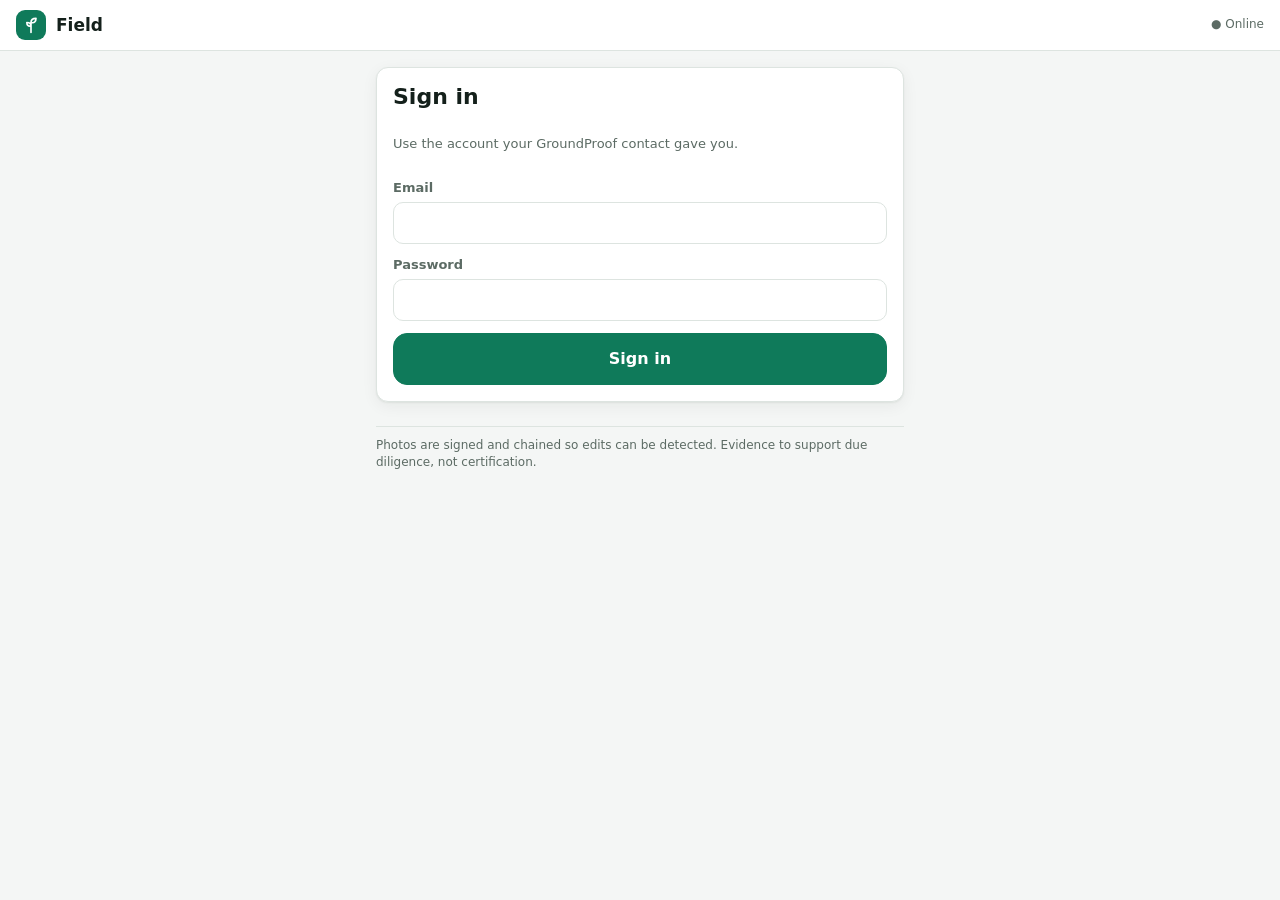
<file: field-app/index.html>
<!doctype html>
<html lang="en"><head><meta charset="utf-8"><meta name="viewport" content="width=device-width,initial-scale=1,viewport-fit=cover">
<meta name="theme-color" content="#0f7a5a"><meta name="color-scheme" content="light dark">
<link rel="manifest" href="manifest.webmanifest"><link rel="stylesheet" href="/ui/ui.css"><title>GroundProof Field</title>
<style>body{padding-bottom:env(safe-area-inset-bottom)}.wrap{max-width:560px;margin:0 auto;padding:16px}.topbar{position:sticky;top:0;z-index:5}
.net{font-size:12px}.net.off{color:var(--warn)}.step{display:flex;gap:12px;align-items:flex-start}.num{width:28px;height:28px;border-radius:50%;background:var(--brand-soft);color:var(--brand);display:grid;place-items:center;font-weight:700;flex:none}
.num.done{background:var(--brand);color:var(--on-brand)}.gps-good{color:var(--ok)}.gps-mid{color:var(--warn)}.gps-bad{color:var(--bad)}#preview{width:100%;max-height:220px;object-fit:cover;border-radius:10px}
.item{display:block;width:100%;text-align:left;background:var(--surface);border:1px solid var(--line);border-radius:14px;padding:14px;font:inherit;color:inherit;cursor:pointer}.item:active{background:var(--surface-2)}</style></head><body>
<header class="topbar"><div class="brand"><div class="logo" aria-hidden="true"><svg width="20" height="20" viewBox="0 0 24 24" fill="none" stroke="currentColor" stroke-width="2" stroke-linecap="round" stroke-linejoin="round"><path d="M12 21V9M12 9c0-3 2-5 6-5 0 4-2 6-6 5M12 13c0-2-1.5-4-5-4 0 3 1.5 5 5 4"/></svg></div>Field</div>
<span class="grow"></span><span id="net" class="net muted">●</span><button class="btn sm" id="out" hidden>Sign out</button></header>
<div class="wrap stack">
 <form id="login" class="card stack" hidden><h1>Sign in</h1><p class="muted small">Use the account your GroundProof contact gave you.</p>
  <div><label for="em">Email</label><input id="em" type="email" autocomplete="username" required></div><div><label for="pw">Password</label><input id="pw" type="password" autocomplete="current-password" required></div>
  <button class="btn primary lg" id="go">Sign in</button></form>
 <section id="list" hidden class="stack"><div class="row between"><h1>Your plots</h1></div><div id="plots" class="stack"></div></section>
 <section id="plot" hidden class="stack">
  <button class="btn sm" id="back" style="align-self:flex-start">← All plots</button><h1 id="pname"></h1><div id="pmeta" class="muted small"></div>
  <div class="card step"><div class="num" id="n1">1</div><div class="grow stack"><b>Wait for a good GPS fix</b><div id="gps" class="small muted">Looking for your location…</div></div></div>
  <div class="card step"><div class="num" id="n2">2</div><div class="grow stack"><b>Take a photo</b><input id="photo" type="file" accept="image/*" capture="environment" aria-label="Take photo"><img id="preview" alt="Photo preview" hidden></div></div>
  <div class="card step"><div class="num" id="n3">3</div><div class="grow stack"><b>Walk the boundary <span class="muted small">(optional)</span></b><div class="small muted">Tap start, walk around the plot edge, tap stop.</div><button class="btn" id="walk">Start walking</button><div id="walkinfo" class="small muted"></div></div></div>
  <button class="btn primary lg" id="send" disabled>Save evidence</button><p class="small muted" id="hint">Needs a GPS fix and a photo.</p></section>
 <section id="queue" hidden class="card stack"><div class="row between"><b>Waiting to upload <span id="qn" class="chip plain">0</span></b><button class="btn sm" id="sync">Sync now</button></div><div class="small muted" id="qmsg">Captures are saved on this phone first, so nothing is lost without signal.</div></section>
 <p class="disclaimer">Photos are signed and chained so edits can be detected. Evidence to support due diligence, not certification.</p>
</div><div class="toast-host" id="toasts" role="status"></div>
<script>
const $=s=>document.querySelector(s);let token=localStorage.gpTok||null,cur=null,pos=null,track=[],walking=false,watchId=null,photo=null;
const esc=s=>String(s??'').replace(/[&<>"']/g,c=>({'&':'&amp;','<':'&lt;','>':'&gt;','"':'&quot;',"'":'&#39;'}[c]));
function toast(m,err){const d=document.createElement('div');d.className='toast'+(err?' err':'');d.textContent=m;$('#toasts').appendChild(d);setTimeout(()=>d.remove(),4000)}
if('serviceWorker' in navigator)navigator.serviceWorker.register('sw.js').catch(()=>{});
const db=new Promise((res,rej)=>{const r=indexedDB.open('gp',1);r.onupgradeneeded=()=>r.result.createObjectStore('q',{autoIncrement:true});r.onsuccess=()=>res(r.result);r.onerror=rej});
const tx=async(m,f)=>{const d=await db;return new Promise((res,rej)=>{const t=d.transaction('q',m),r=f(t.objectStore('q'));t.oncomplete=()=>res(r.result);t.onerror=()=>rej(t.error)})};
async function api(p,o={}){const r=await fetch('/api'+p,{...o,headers:{Authorization:'Bearer '+token,...(o.headers||{})}});if(r.status===401){out();throw new Error('Please sign in again')}if(!r.ok)throw new Error('Request failed ('+r.status+')');return r.json()}
function show(id){for(const s of['login','list','plot'])$('#'+s).hidden=s!==id;$('#out').hidden=id==='login';$('#queue').hidden=id==='login'}
function net(){const on=navigator.onLine;$('#net').textContent=on?'● Online':'● Offline';$('#net').className='net '+(on?'muted':'off')}addEventListener('online',()=>{net();sync()});addEventListener('offline',net);net();
$('#login').onsubmit=async e=>{e.preventDefault();$('#go').disabled=true;try{const r=await fetch('/api/auth/login',{method:'POST',headers:{'Content-Type':'application/json'},body:JSON.stringify({email:$('#em').value.trim(),password:$('#pw').value})});if(!r.ok)throw new Error('Wrong email or password');token=(await r.json()).access_token;localStorage.gpTok=token;await start()}catch(x){toast(x.message,true)}$('#go').disabled=false};
function out(){token=null;localStorage.removeItem('gpTok');show('login')}$('#out').onclick=out;
async function start(){show('list');let ps;try{ps=await api('/field/plots');localStorage.gpPlots=JSON.stringify(ps)}catch(e){ps=JSON.parse(localStorage.gpPlots||'[]');if(!navigator.onLine)toast('Offline: showing saved plots')}
 $('#plots').innerHTML=ps.map(p=>`<button class="item" data-id="${p.id}" data-n="${esc(p.external_id)}" data-m="${esc(p.supplier)} · ${esc(p.commodity)} · ${p.area_ha?p.area_ha+' ha':'point'}"><div class="row between"><b>${esc(p.external_id)}</b><span class="chip ${esc(p.status)}">${esc(p.status.replace(/_/g,' '))}</span></div><div class="small muted">${esc(p.supplier)} · ${p.area_ha?p.area_ha+' ha':'point'}</div></button>`).join('')||'<div class="empty"><b>No plots assigned yet</b>Your analyst will assign plots to visit.</div>';
 document.querySelectorAll('#plots .item').forEach(b=>b.onclick=()=>open(+b.dataset.id,b.dataset.n,b.dataset.m));qn()}
function open(id,n,m){cur=id;$('#pname').textContent=n;$('#pmeta').textContent=m;photo=null;track=[];walking=false;$('#preview').hidden=true;$('#photo').value='';$('#walk').textContent='Start walking';$('#walkinfo').textContent='';show('plot');upd();
 if(watchId==null&&navigator.geolocation)watchId=navigator.geolocation.watchPosition(p=>{pos=p;if(walking){track.push([p.coords.longitude,p.coords.latitude]);$('#walkinfo').textContent=track.length+' points recorded'}upd()},e=>{$('#gps').textContent='GPS problem: '+e.message+'. Check location permission.';$('#gps').className='small gps-bad'},{enableHighAccuracy:true,maximumAge:2000})}
function upd(){const g=$('#gps');if(pos){const a=pos.coords.accuracy,cls=a<=10?'gps-good':a<=25?'gps-mid':'gps-bad';g.className='small '+cls;g.textContent=`${pos.coords.latitude.toFixed(5)}, ${pos.coords.longitude.toFixed(5)} · accuracy ±${a.toFixed(0)} m ${a<=10?'(good)':a<=25?'(ok, try to get closer to open sky)':'(poor, wait for a better fix)'}`}
 $('#n1').className='num'+(pos?' done':'');$('#n2').className='num'+(photo?' done':'');$('#send').disabled=!(pos&&photo);$('#hint').hidden=!!(pos&&photo)}
$('#photo').onchange=e=>{photo=e.target.files[0]||null;if(photo){$('#preview').src=URL.createObjectURL(photo);$('#preview').hidden=false}upd()};
$('#walk').onclick=()=>{walking=!walking;$('#walk').textContent=walking?'Stop walking':'Start walking';if(walking){track=[];$('#walkinfo').textContent='Recording…'}};
$('#back').onclick=()=>show('list');
$('#send').onclick=async()=>{const meta={lat:pos.coords.latitude,lon:pos.coords.longitude,accuracy_m:pos.coords.accuracy,gps_track:track,device:{ua:navigator.userAgent},captured_at:new Date().toISOString()};
 await tx('readwrite',s=>s.add({plot:cur,meta,blob:photo}));toast('Saved on this phone');show('list');await qn();sync()};
async function qn(){const n=await tx('readonly',s=>s.count());$('#qn').textContent=n;$('#queue').hidden=!token||n===0&&true;if(n)$('#queue').hidden=false}
async function sync(){if(!navigator.onLine||!token)return;const keys=await tx('readonly',s=>s.getAllKeys());let sent=0;
 for(const k of keys){const it=await tx('readonly',s=>s.get(k));const fd=new FormData();fd.append('photo',it.blob,'capture.jpg');fd.append('meta',JSON.stringify(it.meta));
  try{const r=await fetch(`/api/plots/${it.plot}/captures`,{method:'POST',body:fd,headers:{Authorization:'Bearer '+token}});if(!r.ok)throw new Error(r.status);await tx('readwrite',s=>s.delete(k));sent++}catch(e){$('#qmsg').textContent='Upload failed, will retry automatically.';break}}
 if(sent)toast(sent+' capture'+(sent>1?'s':'')+' uploaded and signed ✔');await qn()}
$('#sync').onclick=sync;if(token)start().catch(()=>out());else show('login');
</script></body></html>
</file>
<file: ui/ui.css>
/* GroundProof design system: shared by the console and the field app. */
:root{
  --bg:#f4f6f5;--surface:#fff;--surface-2:#eef2f0;--line:#dde4e0;--text:#14201b;--muted:#5c6b64;
  --brand:#0f7a5a;--brand-600:#0b6249;--brand-soft:#e0f2ec;--on-brand:#fff;
  --ok:#1f9d55;--ok-soft:#dff5e8;--warn:#c77700;--warn-soft:#fdf0d5;--bad:#d1343b;--bad-soft:#fde4e5;--neutral:#6b7a85;--neutral-soft:#e8edf0;
  --map:#e9efec;--radius:12px;--shadow:0 1px 2px rgba(10,30,20,.06),0 4px 16px rgba(10,30,20,.06);
  --font:Inter,ui-sans-serif,system-ui,-apple-system,"Segoe UI",Roboto,sans-serif;
}
@media (prefers-color-scheme:dark){:root:not([data-theme=light]){
  --bg:#0d1512;--surface:#15201b;--surface-2:#1c2924;--line:#26352e;--text:#e8f1ec;--muted:#93a69c;
  --brand:#2fbf93;--brand-600:#52d1a9;--brand-soft:#173a2f;--on-brand:#04130d;
  --ok:#4cc982;--ok-soft:#14321f;--warn:#f0ad3d;--warn-soft:#3a2c0e;--bad:#ff7a80;--bad-soft:#3d1a1c;--neutral:#9db0bb;--neutral-soft:#223038;--map:#101b17;--shadow:none}}
:root[data-theme=dark]{
  --bg:#0d1512;--surface:#15201b;--surface-2:#1c2924;--line:#26352e;--text:#e8f1ec;--muted:#93a69c;
  --brand:#2fbf93;--brand-600:#52d1a9;--brand-soft:#173a2f;--on-brand:#04130d;
  --ok:#4cc982;--ok-soft:#14321f;--warn:#f0ad3d;--warn-soft:#3a2c0e;--bad:#ff7a80;--bad-soft:#3d1a1c;--neutral:#9db0bb;--neutral-soft:#223038;--map:#101b17;--shadow:none}
*{box-sizing:border-box}
html,body{height:100%}
body{margin:0;background:var(--bg);color:var(--text);font:15px/1.45 var(--font);-webkit-font-smoothing:antialiased}
h1,h2,h3{margin:0;line-height:1.2}h1{font-size:22px}h2{font-size:17px}h3{font-size:14px;color:var(--muted);text-transform:uppercase;letter-spacing:.04em;font-weight:600}
a{color:var(--brand)}.muted{color:var(--muted)}.small{font-size:13px}.grow{flex:1}.hidden,[hidden]{display:none!important}
.row{display:flex;align-items:center;gap:8px;flex-wrap:wrap}.stack{display:flex;flex-direction:column;gap:12px}.between{justify-content:space-between}
.btn{display:inline-flex;align-items:center;justify-content:center;gap:6px;min-height:40px;padding:0 16px;border-radius:10px;border:1px solid var(--line);background:var(--surface);color:var(--text);font:600 14px var(--font);cursor:pointer;transition:background .15s,transform .05s}
.btn:hover{background:var(--surface-2)}.btn:active{transform:translateY(1px)}.btn:disabled{opacity:.5;cursor:not-allowed}
.btn.primary{background:var(--brand);border-color:var(--brand);color:var(--on-brand)}.btn.primary:hover{background:var(--brand-600)}
.btn.danger{color:var(--bad);border-color:var(--bad-soft);background:var(--bad-soft)}.btn.ok{color:var(--ok);background:var(--ok-soft);border-color:var(--ok-soft)}
.btn.lg{min-height:52px;font-size:16px;width:100%;border-radius:14px}.btn.sm{min-height:32px;padding:0 10px;font-size:13px}
:focus-visible{outline:3px solid color-mix(in srgb,var(--brand) 55%,transparent);outline-offset:2px}
input,select{width:100%;min-height:42px;padding:0 12px;border-radius:10px;border:1px solid var(--line);background:var(--surface);color:var(--text);font:15px var(--font)}
input[type=file]{padding:8px 12px;height:auto}label{display:block;font-size:13px;font-weight:600;margin-bottom:4px;color:var(--muted)}
.card{background:var(--surface);border:1px solid var(--line);border-radius:var(--radius);padding:16px;box-shadow:var(--shadow)}
.chip{display:inline-flex;align-items:center;gap:6px;padding:3px 10px;border-radius:99px;font-size:12.5px;font-weight:600;background:var(--neutral-soft);color:var(--neutral);white-space:nowrap}
.chip::before{content:"";width:8px;height:8px;border-radius:50%;background:currentColor}
.chip.compliant{background:var(--ok-soft);color:var(--ok)}.chip.at_risk{background:var(--warn-soft);color:var(--warn)}
.chip.cleared_after_2020{background:var(--bad-soft);color:var(--bad)}.chip.undetermined,.chip.unchecked{background:var(--neutral-soft);color:var(--neutral)}
.chip.plain::before{display:none}.chip.btnlike{cursor:pointer;border:0}.chip.off{opacity:.45}
.topbar{display:flex;align-items:center;gap:12px;padding:10px 16px;background:var(--surface);border-bottom:1px solid var(--line)}
.brand{display:flex;align-items:center;gap:10px;font-weight:700;font-size:17px}.logo{width:30px;height:30px;border-radius:9px;background:var(--brand);display:grid;place-items:center;color:var(--on-brand)}
.tabs{display:flex;gap:4px;background:var(--surface-2);padding:4px;border-radius:12px}
.tab{flex:1;text-align:center;border:0;background:transparent;color:var(--muted);font:600 14px var(--font);padding:8px 12px;border-radius:9px;cursor:pointer;white-space:nowrap}
.tabs{overflow-x:auto;scrollbar-width:none}.tab{padding:8px 10px;font-size:13.5px}
.tab[aria-selected=true]{background:var(--surface);color:var(--text);box-shadow:var(--shadow)}
.toast-host{position:fixed;left:50%;bottom:20px;transform:translateX(-50%);display:flex;flex-direction:column;gap:8px;z-index:50;width:min(92vw,420px)}
.toast{padding:12px 16px;border-radius:12px;background:var(--text);color:var(--bg);font-weight:600;box-shadow:0 8px 30px rgba(0,0,0,.25);animation:in .2s}.toast.err{background:var(--bad);color:#fff}
@keyframes in{from{opacity:0;transform:translateY(8px)}}
.skeleton{background:linear-gradient(90deg,var(--surface-2),var(--line),var(--surface-2));background-size:200% 100%;animation:sh 1.2s infinite;border-radius:8px;min-height:16px}
@keyframes sh{to{background-position:-200% 0}}
.empty{padding:28px 12px;text-align:center;color:var(--muted)}.empty b{display:block;color:var(--text);margin-bottom:4px}
.kv{display:grid;grid-template-columns:auto 1fr;gap:4px 14px;font-size:14px}.kv dt{color:var(--muted)}.kv dd{margin:0;font-weight:600}
.disclaimer{font-size:12px;color:var(--muted);border-top:1px solid var(--line);padding-top:10px}
.spinner{width:16px;height:16px;border:2px solid currentColor;border-right-color:transparent;border-radius:50%;animation:sp .7s linear infinite}@keyframes sp{to{transform:rotate(360deg)}}
@media (prefers-reduced-motion:reduce){*{animation:none!important;transition:none!important}}
</file>
